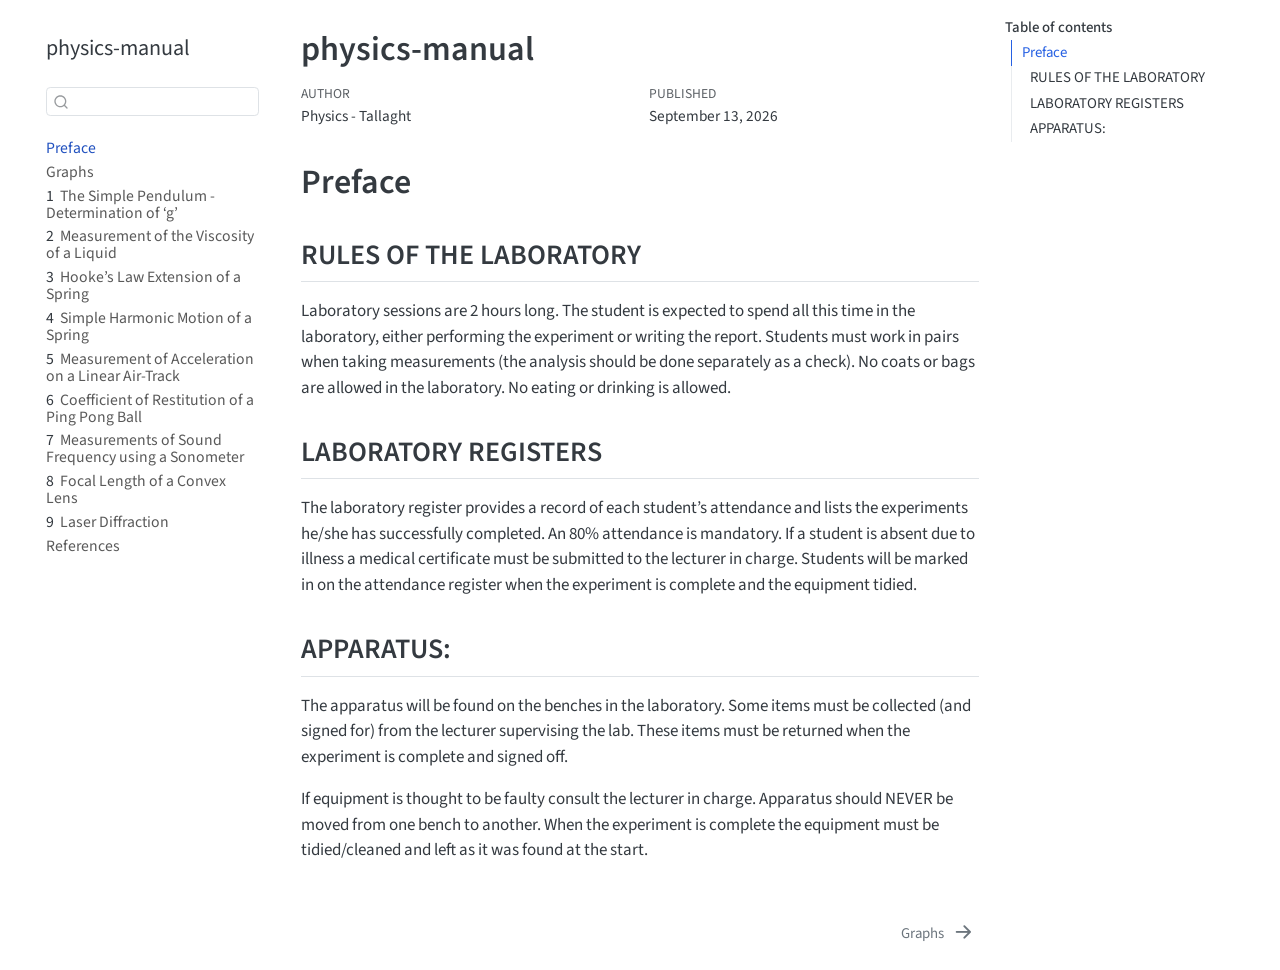
<file: _book/index.html>
<!DOCTYPE html>
<html xmlns="http://www.w3.org/1999/xhtml" lang="en" xml:lang="en"><head>

<meta charset="utf-8">
<meta name="generator" content="quarto-1.10.18">

<meta name="viewport" content="width=device-width, initial-scale=1.0, user-scalable=yes">

<meta name="author" content="Physics - Tallaght">
<meta name="dcterms.date" content="2026-09-13">

<title>physics-manual</title>
<style>
/* Default styles provided by pandoc.
** See https://pandoc.org/MANUAL.html#variables-for-html for config info.
*/
span.smallcaps{font-variant: small-caps;}
div.columns{display: flex; gap: 1.5em;}
div.column{flex: auto;}
@media screen {
div.columns{gap: min(4vw, 1.5em);}
div.column{overflow-x: auto;}
}
div.hanging-indent{margin-left: 1.5em; text-indent: -1.5em;}
ul.task-list{list-style: none;}
ul.task-list li input[type="checkbox"] {
  width: 0.8em;
  margin: 0 0.8em 0.2em -1em; /* quarto-specific, see https://github.com/quarto-dev/quarto-cli/issues/4556 */ 
  vertical-align: middle;
}
</style>


<script src="site_libs/quarto-nav/quarto-nav.js"></script>
<script src="site_libs/quarto-nav/headroom.min.js"></script>
<script src="site_libs/clipboard/clipboard.min.js"></script>
<script src="site_libs/quarto-search/autocomplete.umd.js"></script>
<script src="site_libs/quarto-search/fuse.min.js"></script>
<script src="site_libs/quarto-search/quarto-search.js"></script>
<meta name="quarto:offset" content="./">
<link href="./graphs.html" rel="next">
<link href="./logo.jpg" rel="icon" type="image/jpeg">
<script src="site_libs/quarto-html/quarto.js" type="module"></script>
<script src="site_libs/quarto-html/tabsets/tabsets.js" type="module"></script>
<script src="site_libs/quarto-html/popper.min.js"></script>
<script src="site_libs/quarto-html/tippy.umd.min.js"></script>
<script src="site_libs/quarto-html/anchor.min.js"></script>
<link href="site_libs/quarto-html/tippy.css" rel="stylesheet">
<link href="site_libs/quarto-html/quarto-syntax-highlighting-64a204ab8560d761af7679ceaba22944.css" rel="stylesheet" id="quarto-text-highlighting-styles">
<script src="site_libs/bootstrap/bootstrap.min.js"></script>
<link href="site_libs/bootstrap/bootstrap-icons.css" rel="stylesheet">
<link href="site_libs/bootstrap/bootstrap-631496449bf32ff9b0bb69a6bfd9195d.min.css" rel="stylesheet" append-hash="true" id="quarto-bootstrap" data-mode="light">
<script id="quarto-search-options" type="application/json">{
  "location": "sidebar",
  "copy-button": false,
  "collapse-after": 3,
  "panel-placement": "start",
  "type": "textbox",
  "limit": 50,
  "keyboard-shortcut": [
    "f",
    "/",
    "s"
  ],
  "show-item-context": false,
  "language": {
    "search-no-results-text": "No results",
    "search-matching-documents-text": "matching documents",
    "search-copy-link-title": "Copy link to search",
    "search-hide-matches-text": "Hide additional matches",
    "search-more-match-text": "more match in this document",
    "search-more-matches-text": "more matches in this document",
    "search-clear-button-title": "Clear",
    "search-text-placeholder": "",
    "search-detached-cancel-button-title": "Cancel",
    "search-submit-button-title": "Submit",
    "search-label": "Search"
  }
}</script>


</head>

<body class="nav-sidebar floating quarto-light">

<div id="quarto-search-results"></div>
  <header id="quarto-header" class="headroom fixed-top">
  <nav class="quarto-secondary-nav">
    <div class="container-fluid d-flex">
      <button type="button" class="quarto-btn-toggle btn" data-bs-toggle="collapse" role="button" data-bs-target=".quarto-sidebar-collapse-item" aria-controls="quarto-sidebar" aria-expanded="false" aria-label="Toggle sidebar navigation" onclick="if (window.quartoToggleHeadroom) { window.quartoToggleHeadroom(); }">
        <i class="bi bi-layout-text-sidebar-reverse"></i>
      </button>
        <nav class="quarto-page-breadcrumbs" aria-label="breadcrumb"><ol class="breadcrumb"><li class="breadcrumb-item"><a href="./index.html">Preface</a></li></ol></nav>
        <a class="flex-grow-1" role="navigation" data-bs-toggle="collapse" data-bs-target=".quarto-sidebar-collapse-item" aria-controls="quarto-sidebar" aria-expanded="false" aria-label="Toggle sidebar navigation" onclick="if (window.quartoToggleHeadroom) { window.quartoToggleHeadroom(); }">      
        </a>
      <button type="button" class="btn quarto-search-button" aria-label="Search" onclick="window.quartoOpenSearch();">
        <i class="bi bi-search"></i>
      </button>
    </div>
  </nav>
</header>
<!-- content -->
<div id="quarto-content" class="quarto-container page-columns page-rows-contents page-layout-article">
<!-- sidebar -->
  <nav id="quarto-sidebar" class="sidebar collapse collapse-horizontal quarto-sidebar-collapse-item sidebar-navigation floating overflow-auto">
    <div class="pt-lg-2 mt-2 text-left sidebar-header">
    <div class="sidebar-title mb-0 py-0">
      <a href="./">physics-manual</a> 
    </div>
      </div>
        <div class="mt-2 flex-shrink-0 align-items-center">
        <div class="sidebar-search">
        <div id="quarto-search" class="" title="Search"></div>
        </div>
        </div>
    <div class="sidebar-menu-container"> 
    <ul class="list-unstyled mt-1">
        <li class="sidebar-item">
  <div class="sidebar-item-container"> 
  <a href="./index.html" class="sidebar-item-text sidebar-link active">
 <span class="menu-text">Preface</span></a>
  </div>
</li>
        <li class="sidebar-item">
  <div class="sidebar-item-container"> 
  <a href="./graphs.html" class="sidebar-item-text sidebar-link">
 <span class="menu-text">Graphs</span></a>
  </div>
</li>
        <li class="sidebar-item">
  <div class="sidebar-item-container"> 
  <a href="./pendulum.html" class="sidebar-item-text sidebar-link">
 <span class="menu-text"><span class="chapter-number">1</span>&nbsp; <span class="chapter-title">The Simple Pendulum - Determination of ‘g’</span></span></a>
  </div>
</li>
        <li class="sidebar-item">
  <div class="sidebar-item-container"> 
  <a href="./viscosity.html" class="sidebar-item-text sidebar-link">
 <span class="menu-text"><span class="chapter-number">2</span>&nbsp; <span class="chapter-title">Measurement of the Viscosity of a Liquid</span></span></a>
  </div>
</li>
        <li class="sidebar-item">
  <div class="sidebar-item-container"> 
  <a href="./hookes.html" class="sidebar-item-text sidebar-link">
 <span class="menu-text"><span class="chapter-number">3</span>&nbsp; <span class="chapter-title">Hooke’s Law Extension of a Spring</span></span></a>
  </div>
</li>
        <li class="sidebar-item">
  <div class="sidebar-item-container"> 
  <a href="./shm.html" class="sidebar-item-text sidebar-link">
 <span class="menu-text"><span class="chapter-number">4</span>&nbsp; <span class="chapter-title">Simple Harmonic Motion of a Spring</span></span></a>
  </div>
</li>
        <li class="sidebar-item">
  <div class="sidebar-item-container"> 
  <a href="./air-track.html" class="sidebar-item-text sidebar-link">
 <span class="menu-text"><span class="chapter-number">5</span>&nbsp; <span class="chapter-title">Measurement of Acceleration on a Linear Air-Track</span></span></a>
  </div>
</li>
        <li class="sidebar-item">
  <div class="sidebar-item-container"> 
  <a href="./cor.html" class="sidebar-item-text sidebar-link">
 <span class="menu-text"><span class="chapter-number">6</span>&nbsp; <span class="chapter-title">Coefficient of Restitution of a Ping Pong Ball</span></span></a>
  </div>
</li>
        <li class="sidebar-item">
  <div class="sidebar-item-container"> 
  <a href="./sonometer.html" class="sidebar-item-text sidebar-link">
 <span class="menu-text"><span class="chapter-number">7</span>&nbsp; <span class="chapter-title">Measurements of Sound Frequency using a Sonometer</span></span></a>
  </div>
</li>
        <li class="sidebar-item">
  <div class="sidebar-item-container"> 
  <a href="./lens.html" class="sidebar-item-text sidebar-link">
 <span class="menu-text"><span class="chapter-number">8</span>&nbsp; <span class="chapter-title">Focal Length of a Convex Lens</span></span></a>
  </div>
</li>
        <li class="sidebar-item">
  <div class="sidebar-item-container"> 
  <a href="./laser.html" class="sidebar-item-text sidebar-link">
 <span class="menu-text"><span class="chapter-number">9</span>&nbsp; <span class="chapter-title">Laser Diffraction</span></span></a>
  </div>
</li>
        <li class="sidebar-item">
  <div class="sidebar-item-container"> 
  <a href="./references.html" class="sidebar-item-text sidebar-link">
 <span class="menu-text">References</span></a>
  </div>
</li>
    </ul>
    </div>
</nav>
<div id="quarto-sidebar-glass" class="quarto-sidebar-collapse-item" data-bs-toggle="collapse" data-bs-target=".quarto-sidebar-collapse-item"></div>
<!-- margin-sidebar -->
    <div id="quarto-margin-sidebar" class="sidebar margin-sidebar">
        <nav id="TOC" role="doc-toc" class="toc-active">
    <h2 id="toc-title">Table of contents</h2>
   
  <ul>
  <li><a href="#preface" id="toc-preface" class="nav-link active" data-scroll-target="#preface">Preface</a>
  <ul class="collapse">
  <li><a href="#rules-of-the-laboratory" id="toc-rules-of-the-laboratory" class="nav-link" data-scroll-target="#rules-of-the-laboratory">RULES OF THE LABORATORY</a></li>
  <li><a href="#laboratory-registers" id="toc-laboratory-registers" class="nav-link" data-scroll-target="#laboratory-registers">LABORATORY REGISTERS</a></li>
  <li><a href="#apparatus" id="toc-apparatus" class="nav-link" data-scroll-target="#apparatus">APPARATUS:</a></li>
  </ul></li>
  </ul>
</nav>
    </div>
<!-- main -->
<main class="content" id="quarto-document-content">

<header id="title-block-header" class="quarto-title-block default">
<div class="quarto-title">
<h1 class="title">physics-manual</h1>
</div>



<div class="quarto-title-meta">

    <div>
    <div class="quarto-title-meta-heading">Author</div>
    <div class="quarto-title-meta-contents">
             <p>Physics - Tallaght </p>
          </div>
  </div>
    
    <div>
    <div class="quarto-title-meta-heading">Published</div>
    <div class="quarto-title-meta-contents">
      <p class="date">September 13, 2026</p>
    </div>
  </div>
  
    
  </div>
  


</header>


<section id="preface" class="level1 unnumbered">
<h1 class="unnumbered">Preface</h1>
<section id="rules-of-the-laboratory" class="level2">
<h2 class="anchored" data-anchor-id="rules-of-the-laboratory">RULES OF THE LABORATORY</h2>
<p>Laboratory sessions are 2 hours long. The student is expected to spend all this time in the laboratory, either performing the experiment or writing the report. Students must work in pairs when taking measurements (the analysis should be done separately as a check). No coats or bags are allowed in the laboratory. No eating or drinking is allowed.</p>
</section>
<section id="laboratory-registers" class="level2">
<h2 class="anchored" data-anchor-id="laboratory-registers">LABORATORY REGISTERS</h2>
<p>The laboratory register provides a record of each student’s attendance and lists the experiments he/she has successfully completed. An 80% attendance is mandatory. If a student is absent due to illness a medical certificate must be submitted to the lecturer in charge. Students will be marked in on the attendance register when the experiment is complete and the equipment tidied.</p>
</section>
<section id="apparatus" class="level2">
<h2 class="anchored" data-anchor-id="apparatus">APPARATUS:</h2>
<p>The apparatus will be found on the benches in the laboratory. Some items must be collected (and signed for) from the lecturer supervising the lab. These items must be returned when the experiment is complete and signed off.</p>
<p>If equipment is thought to be faulty consult the lecturer in charge. Apparatus should NEVER be moved from one bench to another. When the experiment is complete the equipment must be tidied/cleaned and left as it was found at the start.</p>


</section>
</section>

</main> <!-- /main -->
<script id="quarto-html-after-body" type="application/javascript">
  window.document.addEventListener("DOMContentLoaded", function (event) {
    const icon = "";
    const anchorJS = new window.AnchorJS();
    anchorJS.options = {
      placement: 'right',
      icon: icon
    };
    anchorJS.add('.anchored');
    const isCodeAnnotation = (el) => {
      for (const clz of el.classList) {
        if (clz.startsWith('code-annotation-')) {                     
          return true;
        }
      }
      return false;
    }
    const onCopySuccess = function(e) {
      // button target
      const button = e.trigger;
      // don't keep focus
      button.blur();
      // flash "checked"
      button.classList.add('code-copy-button-checked');
      var currentTitle = button.getAttribute("title");
      button.setAttribute("title", "Copied!");
      let tooltip;
      if (window.bootstrap) {
        button.setAttribute("data-bs-toggle", "tooltip");
        button.setAttribute("data-bs-placement", "left");
        button.setAttribute("data-bs-title", "Copied!");
        tooltip = new bootstrap.Tooltip(button, 
          { trigger: "manual", 
            customClass: "code-copy-button-tooltip",
            offset: [0, -8]});
        tooltip.show();    
      }
      setTimeout(function() {
        if (tooltip) {
          tooltip.hide();
          button.removeAttribute("data-bs-title");
          button.removeAttribute("data-bs-toggle");
          button.removeAttribute("data-bs-placement");
        }
        button.setAttribute("title", currentTitle);
        button.classList.remove('code-copy-button-checked');
      }, 1000);
      // clear code selection
      e.clearSelection();
    }
    const getTextToCopy = function(trigger) {
      const outerScaffold = trigger.parentElement.cloneNode(true);
      const codeEl = outerScaffold.querySelector('code');
      for (const childEl of codeEl.children) {
        if (isCodeAnnotation(childEl)) {
          childEl.remove();
        }
      }
      return codeEl.innerText;
    }
    const clipboard = new window.ClipboardJS('.code-copy-button:not([data-in-quarto-modal])', {
      text: getTextToCopy
    });
    clipboard.on('success', onCopySuccess);
    if (window.document.getElementById('quarto-embedded-source-code-modal')) {
      const clipboardModal = new window.ClipboardJS('.code-copy-button[data-in-quarto-modal]', {
        text: getTextToCopy,
        container: window.document.getElementById('quarto-embedded-source-code-modal')
      });
      clipboardModal.on('success', onCopySuccess);
    }
      var localhostRegex = new RegExp(/^(?:http|https):\/\/localhost\:?[0-9]*\//);
      var mailtoRegex = new RegExp(/^mailto:/);
        var filterRegex = new RegExp('/' + window.location.host + '/');
      var isInternal = (href) => {
          return filterRegex.test(href) || localhostRegex.test(href) || mailtoRegex.test(href);
      }
      // Inspect non-navigation links and adorn them if external
     var links = window.document.querySelectorAll('a[href]:not(.nav-link):not(.navbar-brand):not(.toc-action):not(.sidebar-link):not(.sidebar-item-toggle):not(.pagination-link):not(.no-external):not([aria-hidden]):not(.dropdown-item):not(.quarto-navigation-tool):not(.about-link)');
      for (var i=0; i<links.length; i++) {
        const link = links[i];
        if (!isInternal(link.href)) {
          // undo the damage that might have been done by quarto-nav.js in the case of
          // links that we want to consider external
          if (link.dataset.originalHref !== undefined) {
            link.href = link.dataset.originalHref;
          }
        }
      }
    function tippyHover(el, contentFn, onTriggerFn, onUntriggerFn) {
      const config = {
        allowHTML: true,
        maxWidth: 500,
        delay: 100,
        arrow: false,
        appendTo: function(el) {
            return el.parentElement;
        },
        interactive: true,
        interactiveBorder: 10,
        theme: 'quarto',
        placement: 'bottom-start',
      };
      if (contentFn) {
        config.content = contentFn;
      }
      if (onTriggerFn) {
        config.onTrigger = onTriggerFn;
      }
      if (onUntriggerFn) {
        config.onUntrigger = onUntriggerFn;
      }
      window.tippy(el, config); 
    }
    const noterefs = window.document.querySelectorAll('a[role="doc-noteref"]');
    for (var i=0; i<noterefs.length; i++) {
      const ref = noterefs[i];
      tippyHover(ref, function() {
        // use id or data attribute instead here
        let href = ref.getAttribute('data-footnote-href') || ref.getAttribute('href');
        try { href = new URL(href).hash; } catch {}
        const id = href.replace(/^#\/?/, "");
        const note = window.document.getElementById(id);
        if (note) {
          return note.innerHTML;
        } else {
          return "";
        }
      });
    }
    const xrefs = window.document.querySelectorAll('a.quarto-xref');
    const processXRef = (id, note) => {
      // Strip column container classes
      const stripColumnClz = (el) => {
        el.classList.remove("page-full", "page-columns");
        if (el.children) {
          for (const child of el.children) {
            stripColumnClz(child);
          }
        }
      }
      stripColumnClz(note)
      if (id === null || id.startsWith('sec-')) {
        // Special case sections, only their first couple elements
        const container = document.createElement("div");
        if (note.children && note.children.length > 2) {
          container.appendChild(note.children[0].cloneNode(true));
          for (let i = 1; i < note.children.length; i++) {
            const child = note.children[i];
            if (child.tagName === "P" && child.innerText === "") {
              continue;
            } else {
              container.appendChild(child.cloneNode(true));
              break;
            }
          }
          if (window.Quarto?.typesetMath) {
            window.Quarto.typesetMath(container);
          }
          return container.innerHTML
        } else {
          if (window.Quarto?.typesetMath) {
            window.Quarto.typesetMath(note);
          }
          return note.innerHTML;
        }
      } else {
        // Remove any anchor links if they are present
        const anchorLink = note.querySelector('a.anchorjs-link');
        if (anchorLink) {
          anchorLink.remove();
        }
        if (window.Quarto?.typesetMath) {
          window.Quarto.typesetMath(note);
        }
        if (note.classList.contains("callout")) {
          return note.outerHTML;
        } else {
          return note.innerHTML;
        }
      }
    }
    for (var i=0; i<xrefs.length; i++) {
      const xref = xrefs[i];
      tippyHover(xref, undefined, function(instance) {
        instance.disable();
        let url = xref.getAttribute('href');
        let hash = undefined; 
        if (url.startsWith('#')) {
          hash = url;
        } else {
          try { hash = new URL(url).hash; } catch {}
        }
        if (hash) {
          const id = hash.replace(/^#\/?/, "");
          const note = window.document.getElementById(id);
          if (note !== null) {
            try {
              const html = processXRef(id, note.cloneNode(true));
              instance.setContent(html);
            } finally {
              instance.enable();
              instance.show();
            }
          } else {
            // See if we can fetch this
            fetch(url.split('#')[0])
            .then(res => res.text())
            .then(html => {
              const parser = new DOMParser();
              const htmlDoc = parser.parseFromString(html, "text/html");
              const note = htmlDoc.getElementById(id);
              if (note !== null) {
                const html = processXRef(id, note);
                instance.setContent(html);
              } 
            }).finally(() => {
              instance.enable();
              instance.show();
            });
          }
        } else {
          // See if we can fetch a full url (with no hash to target)
          // This is a special case and we should probably do some content thinning / targeting
          fetch(url)
          .then(res => res.text())
          .then(html => {
            const parser = new DOMParser();
            const htmlDoc = parser.parseFromString(html, "text/html");
            const note = htmlDoc.querySelector('main.content');
            if (note !== null) {
              // This should only happen for chapter cross references
              // (since there is no id in the URL)
              // remove the first header
              if (note.children.length > 0 && note.children[0].tagName === "HEADER") {
                note.children[0].remove();
              }
              const html = processXRef(null, note);
              instance.setContent(html);
            } 
          }).finally(() => {
            instance.enable();
            instance.show();
          });
        }
      }, function(instance) {
      });
    }
        let selectedAnnoteEl;
        const selectorForAnnotation = ( cell, annotation) => {
          let cellAttr = 'data-code-cell="' + cell + '"';
          let lineAttr = 'data-code-annotation="' +  annotation + '"';
          const selector = 'span[' + cellAttr + '][' + lineAttr + ']';
          return selector;
        }
        const selectCodeLines = (annoteEl) => {
          const doc = window.document;
          const targetCell = annoteEl.getAttribute("data-target-cell");
          const targetAnnotation = annoteEl.getAttribute("data-target-annotation");
          const annoteSpan = window.document.querySelector(selectorForAnnotation(targetCell, targetAnnotation));
          const lines = annoteSpan.getAttribute("data-code-lines").split(",");
          const lineIds = lines.map((line) => {
            return targetCell + "-" + line;
          })
          let top = null;
          let height = null;
          let parent = null;
          if (lineIds.length > 0) {
              //compute the position of the single el (top and bottom and make a div)
              const el = window.document.getElementById(lineIds[0]);
              top = el.offsetTop;
              height = el.offsetHeight;
              parent = el.parentElement.parentElement;
            if (lineIds.length > 1) {
              const lastEl = window.document.getElementById(lineIds[lineIds.length - 1]);
              const bottom = lastEl.offsetTop + lastEl.offsetHeight;
              height = bottom - top;
            }
            if (top !== null && height !== null && parent !== null) {
              // cook up a div (if necessary) and position it 
              let div = window.document.getElementById("code-annotation-line-highlight");
              if (div === null) {
                div = window.document.createElement("div");
                div.setAttribute("id", "code-annotation-line-highlight");
                div.style.position = 'absolute';
                parent.appendChild(div);
              }
              div.style.top = top - 2 + "px";
              div.style.height = height + 4 + "px";
              div.style.left = 0;
              let gutterDiv = window.document.getElementById("code-annotation-line-highlight-gutter");
              if (gutterDiv === null) {
                gutterDiv = window.document.createElement("div");
                gutterDiv.setAttribute("id", "code-annotation-line-highlight-gutter");
                gutterDiv.style.position = 'absolute';
                const codeCell = window.document.getElementById(targetCell);
                const gutter = codeCell.querySelector('.code-annotation-gutter');
                gutter.appendChild(gutterDiv);
              }
              gutterDiv.style.top = top - 2 + "px";
              gutterDiv.style.height = height + 4 + "px";
            }
            selectedAnnoteEl = annoteEl;
          }
        };
        const unselectCodeLines = () => {
          const elementsIds = ["code-annotation-line-highlight", "code-annotation-line-highlight-gutter"];
          elementsIds.forEach((elId) => {
            const div = window.document.getElementById(elId);
            if (div) {
              div.remove();
            }
          });
          selectedAnnoteEl = undefined;
        };
          // Handle positioning of the toggle
      window.addEventListener(
        "resize",
        throttle(() => {
          elRect = undefined;
          if (selectedAnnoteEl) {
            selectCodeLines(selectedAnnoteEl);
          }
        }, 10)
      );
      function throttle(fn, ms) {
      let throttle = false;
      let timer;
        return (...args) => {
          if(!throttle) { // first call gets through
              fn.apply(this, args);
              throttle = true;
          } else { // all the others get throttled
              if(timer) clearTimeout(timer); // cancel #2
              timer = setTimeout(() => {
                fn.apply(this, args);
                timer = throttle = false;
              }, ms);
          }
        };
      }
        // Attach click handler to the DT
        const annoteDls = window.document.querySelectorAll('dt[data-target-cell]');
        for (const annoteDlNode of annoteDls) {
          annoteDlNode.addEventListener('click', (event) => {
            const clickedEl = event.target;
            if (clickedEl !== selectedAnnoteEl) {
              unselectCodeLines();
              const activeEl = window.document.querySelector('dt[data-target-cell].code-annotation-active');
              if (activeEl) {
                activeEl.classList.remove('code-annotation-active');
              }
              selectCodeLines(clickedEl);
              clickedEl.classList.add('code-annotation-active');
            } else {
              // Unselect the line
              unselectCodeLines();
              clickedEl.classList.remove('code-annotation-active');
            }
          });
        }
    const findCites = (el) => {
      const parentEl = el.parentElement;
      if (parentEl) {
        const cites = parentEl.dataset.cites;
        if (cites) {
          return {
            el,
            cites: cites.split(' ')
          };
        } else {
          return findCites(el.parentElement)
        }
      } else {
        return undefined;
      }
    };
    var bibliorefs = window.document.querySelectorAll('a[role="doc-biblioref"]');
    for (var i=0; i<bibliorefs.length; i++) {
      const ref = bibliorefs[i];
      const citeInfo = findCites(ref);
      if (citeInfo) {
        tippyHover(citeInfo.el, function() {
          var popup = window.document.createElement('div');
          citeInfo.cites.forEach(function(cite) {
            var citeDiv = window.document.createElement('div');
            citeDiv.classList.add('hanging-indent');
            citeDiv.classList.add('csl-entry');
            var biblioDiv = window.document.getElementById('ref-' + cite);
            if (biblioDiv) {
              citeDiv.innerHTML = biblioDiv.innerHTML;
            }
            popup.appendChild(citeDiv);
          });
          return popup.innerHTML;
        });
      }
    }
  });
  </script>
<nav class="page-navigation">
  <div class="nav-page nav-page-previous">
  </div>
  <div class="nav-page nav-page-next">
      <a href="./graphs.html" class="pagination-link" aria-label="Graphs">
        <span class="nav-page-text">Graphs</span> <i class="bi bi-arrow-right-short"></i>
      </a>
  </div>
</nav>
</div> <!-- /content -->




</body></html>
</file>
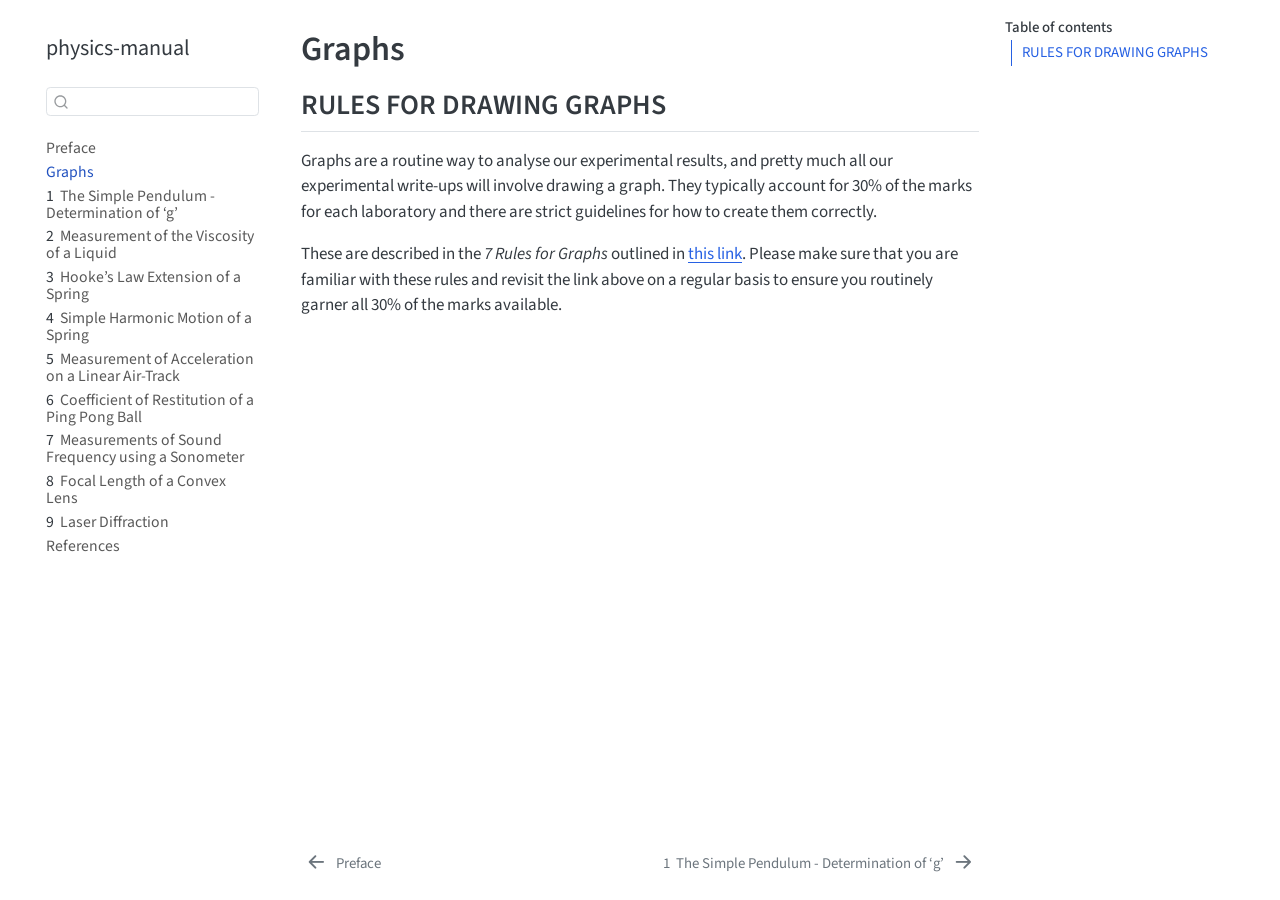
<file: _book/graphs.html>
<!DOCTYPE html>
<html xmlns="http://www.w3.org/1999/xhtml" lang="en" xml:lang="en"><head>

<meta charset="utf-8">
<meta name="generator" content="quarto-1.10.18">

<meta name="viewport" content="width=device-width, initial-scale=1.0, user-scalable=yes">


<title>Graphs – physics-manual</title>
<style>
/* Default styles provided by pandoc.
** See https://pandoc.org/MANUAL.html#variables-for-html for config info.
*/
span.smallcaps{font-variant: small-caps;}
div.columns{display: flex; gap: 1.5em;}
div.column{flex: auto;}
@media screen {
div.columns{gap: min(4vw, 1.5em);}
div.column{overflow-x: auto;}
}
div.hanging-indent{margin-left: 1.5em; text-indent: -1.5em;}
ul.task-list{list-style: none;}
ul.task-list li input[type="checkbox"] {
  width: 0.8em;
  margin: 0 0.8em 0.2em -1em; /* quarto-specific, see https://github.com/quarto-dev/quarto-cli/issues/4556 */ 
  vertical-align: middle;
}
</style>


<script src="site_libs/quarto-nav/quarto-nav.js"></script>
<script src="site_libs/quarto-nav/headroom.min.js"></script>
<script src="site_libs/clipboard/clipboard.min.js"></script>
<script src="site_libs/quarto-search/autocomplete.umd.js"></script>
<script src="site_libs/quarto-search/fuse.min.js"></script>
<script src="site_libs/quarto-search/quarto-search.js"></script>
<meta name="quarto:offset" content="./">
<link href="./pendulum.html" rel="next">
<link href="./index.html" rel="prev">
<link href="./logo.jpg" rel="icon" type="image/jpeg">
<script src="site_libs/quarto-html/quarto.js" type="module"></script>
<script src="site_libs/quarto-html/tabsets/tabsets.js" type="module"></script>
<script src="site_libs/quarto-html/popper.min.js"></script>
<script src="site_libs/quarto-html/tippy.umd.min.js"></script>
<script src="site_libs/quarto-html/anchor.min.js"></script>
<link href="site_libs/quarto-html/tippy.css" rel="stylesheet">
<link href="site_libs/quarto-html/quarto-syntax-highlighting-64a204ab8560d761af7679ceaba22944.css" rel="stylesheet" id="quarto-text-highlighting-styles">
<script src="site_libs/bootstrap/bootstrap.min.js"></script>
<link href="site_libs/bootstrap/bootstrap-icons.css" rel="stylesheet">
<link href="site_libs/bootstrap/bootstrap-631496449bf32ff9b0bb69a6bfd9195d.min.css" rel="stylesheet" append-hash="true" id="quarto-bootstrap" data-mode="light">
<script id="quarto-search-options" type="application/json">{
  "location": "sidebar",
  "copy-button": false,
  "collapse-after": 3,
  "panel-placement": "start",
  "type": "textbox",
  "limit": 50,
  "keyboard-shortcut": [
    "f",
    "/",
    "s"
  ],
  "show-item-context": false,
  "language": {
    "search-no-results-text": "No results",
    "search-matching-documents-text": "matching documents",
    "search-copy-link-title": "Copy link to search",
    "search-hide-matches-text": "Hide additional matches",
    "search-more-match-text": "more match in this document",
    "search-more-matches-text": "more matches in this document",
    "search-clear-button-title": "Clear",
    "search-text-placeholder": "",
    "search-detached-cancel-button-title": "Cancel",
    "search-submit-button-title": "Submit",
    "search-label": "Search"
  }
}</script>


</head>

<body class="nav-sidebar floating quarto-light">

<div id="quarto-search-results"></div>
  <header id="quarto-header" class="headroom fixed-top">
  <nav class="quarto-secondary-nav">
    <div class="container-fluid d-flex">
      <button type="button" class="quarto-btn-toggle btn" data-bs-toggle="collapse" role="button" data-bs-target=".quarto-sidebar-collapse-item" aria-controls="quarto-sidebar" aria-expanded="false" aria-label="Toggle sidebar navigation" onclick="if (window.quartoToggleHeadroom) { window.quartoToggleHeadroom(); }">
        <i class="bi bi-layout-text-sidebar-reverse"></i>
      </button>
        <nav class="quarto-page-breadcrumbs" aria-label="breadcrumb"><ol class="breadcrumb"><li class="breadcrumb-item"><a href="./graphs.html">Graphs</a></li></ol></nav>
        <a class="flex-grow-1" role="navigation" data-bs-toggle="collapse" data-bs-target=".quarto-sidebar-collapse-item" aria-controls="quarto-sidebar" aria-expanded="false" aria-label="Toggle sidebar navigation" onclick="if (window.quartoToggleHeadroom) { window.quartoToggleHeadroom(); }">      
        </a>
      <button type="button" class="btn quarto-search-button" aria-label="Search" onclick="window.quartoOpenSearch();">
        <i class="bi bi-search"></i>
      </button>
    </div>
  </nav>
</header>
<!-- content -->
<div id="quarto-content" class="quarto-container page-columns page-rows-contents page-layout-article">
<!-- sidebar -->
  <nav id="quarto-sidebar" class="sidebar collapse collapse-horizontal quarto-sidebar-collapse-item sidebar-navigation floating overflow-auto">
    <div class="pt-lg-2 mt-2 text-left sidebar-header">
    <div class="sidebar-title mb-0 py-0">
      <a href="./">physics-manual</a> 
    </div>
      </div>
        <div class="mt-2 flex-shrink-0 align-items-center">
        <div class="sidebar-search">
        <div id="quarto-search" class="" title="Search"></div>
        </div>
        </div>
    <div class="sidebar-menu-container"> 
    <ul class="list-unstyled mt-1">
        <li class="sidebar-item">
  <div class="sidebar-item-container"> 
  <a href="./index.html" class="sidebar-item-text sidebar-link">
 <span class="menu-text">Preface</span></a>
  </div>
</li>
        <li class="sidebar-item">
  <div class="sidebar-item-container"> 
  <a href="./graphs.html" class="sidebar-item-text sidebar-link active">
 <span class="menu-text">Graphs</span></a>
  </div>
</li>
        <li class="sidebar-item">
  <div class="sidebar-item-container"> 
  <a href="./pendulum.html" class="sidebar-item-text sidebar-link">
 <span class="menu-text"><span class="chapter-number">1</span>&nbsp; <span class="chapter-title">The Simple Pendulum - Determination of ‘g’</span></span></a>
  </div>
</li>
        <li class="sidebar-item">
  <div class="sidebar-item-container"> 
  <a href="./viscosity.html" class="sidebar-item-text sidebar-link">
 <span class="menu-text"><span class="chapter-number">2</span>&nbsp; <span class="chapter-title">Measurement of the Viscosity of a Liquid</span></span></a>
  </div>
</li>
        <li class="sidebar-item">
  <div class="sidebar-item-container"> 
  <a href="./hookes.html" class="sidebar-item-text sidebar-link">
 <span class="menu-text"><span class="chapter-number">3</span>&nbsp; <span class="chapter-title">Hooke’s Law Extension of a Spring</span></span></a>
  </div>
</li>
        <li class="sidebar-item">
  <div class="sidebar-item-container"> 
  <a href="./shm.html" class="sidebar-item-text sidebar-link">
 <span class="menu-text"><span class="chapter-number">4</span>&nbsp; <span class="chapter-title">Simple Harmonic Motion of a Spring</span></span></a>
  </div>
</li>
        <li class="sidebar-item">
  <div class="sidebar-item-container"> 
  <a href="./air-track.html" class="sidebar-item-text sidebar-link">
 <span class="menu-text"><span class="chapter-number">5</span>&nbsp; <span class="chapter-title">Measurement of Acceleration on a Linear Air-Track</span></span></a>
  </div>
</li>
        <li class="sidebar-item">
  <div class="sidebar-item-container"> 
  <a href="./cor.html" class="sidebar-item-text sidebar-link">
 <span class="menu-text"><span class="chapter-number">6</span>&nbsp; <span class="chapter-title">Coefficient of Restitution of a Ping Pong Ball</span></span></a>
  </div>
</li>
        <li class="sidebar-item">
  <div class="sidebar-item-container"> 
  <a href="./sonometer.html" class="sidebar-item-text sidebar-link">
 <span class="menu-text"><span class="chapter-number">7</span>&nbsp; <span class="chapter-title">Measurements of Sound Frequency using a Sonometer</span></span></a>
  </div>
</li>
        <li class="sidebar-item">
  <div class="sidebar-item-container"> 
  <a href="./lens.html" class="sidebar-item-text sidebar-link">
 <span class="menu-text"><span class="chapter-number">8</span>&nbsp; <span class="chapter-title">Focal Length of a Convex Lens</span></span></a>
  </div>
</li>
        <li class="sidebar-item">
  <div class="sidebar-item-container"> 
  <a href="./laser.html" class="sidebar-item-text sidebar-link">
 <span class="menu-text"><span class="chapter-number">9</span>&nbsp; <span class="chapter-title">Laser Diffraction</span></span></a>
  </div>
</li>
        <li class="sidebar-item">
  <div class="sidebar-item-container"> 
  <a href="./references.html" class="sidebar-item-text sidebar-link">
 <span class="menu-text">References</span></a>
  </div>
</li>
    </ul>
    </div>
</nav>
<div id="quarto-sidebar-glass" class="quarto-sidebar-collapse-item" data-bs-toggle="collapse" data-bs-target=".quarto-sidebar-collapse-item"></div>
<!-- margin-sidebar -->
    <div id="quarto-margin-sidebar" class="sidebar margin-sidebar">
        <nav id="TOC" role="doc-toc" class="toc-active">
    <h2 id="toc-title">Table of contents</h2>
   
  <ul>
  <li><a href="#rules-for-drawing-graphs" id="toc-rules-for-drawing-graphs" class="nav-link active" data-scroll-target="#rules-for-drawing-graphs">RULES FOR DRAWING GRAPHS</a></li>
  </ul>
</nav>
    </div>
<!-- main -->
<main class="content" id="quarto-document-content">

<header id="title-block-header" class="quarto-title-block default">
<div class="quarto-title">
<h1 class="title">Graphs</h1>
</div>



<div class="quarto-title-meta">

    
  
    
  </div>
  


</header>


<section id="rules-for-drawing-graphs" class="level2">
<h2 class="anchored" data-anchor-id="rules-for-drawing-graphs">RULES FOR DRAWING GRAPHS</h2>
<p>Graphs are a routine way to analyse our experimental results, and pretty much all our experimental write-ups will involve drawing a graph. They typically account for 30% of the marks for each laboratory and there are strict guidelines for how to create them correctly.</p>
<p>These are described in the <em>7 Rules for Graphs</em> outlined in <a href="https://tud.netlify.app/graph-rules" target="_blank">this link</a>. Please make sure that you are familiar with these rules and revisit the link above on a regular basis to ensure you routinely garner all 30% of the marks available.</p>


</section>

</main> <!-- /main -->
<script id="quarto-html-after-body" type="application/javascript">
  window.document.addEventListener("DOMContentLoaded", function (event) {
    const icon = "";
    const anchorJS = new window.AnchorJS();
    anchorJS.options = {
      placement: 'right',
      icon: icon
    };
    anchorJS.add('.anchored');
    const isCodeAnnotation = (el) => {
      for (const clz of el.classList) {
        if (clz.startsWith('code-annotation-')) {                     
          return true;
        }
      }
      return false;
    }
    const onCopySuccess = function(e) {
      // button target
      const button = e.trigger;
      // don't keep focus
      button.blur();
      // flash "checked"
      button.classList.add('code-copy-button-checked');
      var currentTitle = button.getAttribute("title");
      button.setAttribute("title", "Copied!");
      let tooltip;
      if (window.bootstrap) {
        button.setAttribute("data-bs-toggle", "tooltip");
        button.setAttribute("data-bs-placement", "left");
        button.setAttribute("data-bs-title", "Copied!");
        tooltip = new bootstrap.Tooltip(button, 
          { trigger: "manual", 
            customClass: "code-copy-button-tooltip",
            offset: [0, -8]});
        tooltip.show();    
      }
      setTimeout(function() {
        if (tooltip) {
          tooltip.hide();
          button.removeAttribute("data-bs-title");
          button.removeAttribute("data-bs-toggle");
          button.removeAttribute("data-bs-placement");
        }
        button.setAttribute("title", currentTitle);
        button.classList.remove('code-copy-button-checked');
      }, 1000);
      // clear code selection
      e.clearSelection();
    }
    const getTextToCopy = function(trigger) {
      const outerScaffold = trigger.parentElement.cloneNode(true);
      const codeEl = outerScaffold.querySelector('code');
      for (const childEl of codeEl.children) {
        if (isCodeAnnotation(childEl)) {
          childEl.remove();
        }
      }
      return codeEl.innerText;
    }
    const clipboard = new window.ClipboardJS('.code-copy-button:not([data-in-quarto-modal])', {
      text: getTextToCopy
    });
    clipboard.on('success', onCopySuccess);
    if (window.document.getElementById('quarto-embedded-source-code-modal')) {
      const clipboardModal = new window.ClipboardJS('.code-copy-button[data-in-quarto-modal]', {
        text: getTextToCopy,
        container: window.document.getElementById('quarto-embedded-source-code-modal')
      });
      clipboardModal.on('success', onCopySuccess);
    }
      var localhostRegex = new RegExp(/^(?:http|https):\/\/localhost\:?[0-9]*\//);
      var mailtoRegex = new RegExp(/^mailto:/);
        var filterRegex = new RegExp('/' + window.location.host + '/');
      var isInternal = (href) => {
          return filterRegex.test(href) || localhostRegex.test(href) || mailtoRegex.test(href);
      }
      // Inspect non-navigation links and adorn them if external
     var links = window.document.querySelectorAll('a[href]:not(.nav-link):not(.navbar-brand):not(.toc-action):not(.sidebar-link):not(.sidebar-item-toggle):not(.pagination-link):not(.no-external):not([aria-hidden]):not(.dropdown-item):not(.quarto-navigation-tool):not(.about-link)');
      for (var i=0; i<links.length; i++) {
        const link = links[i];
        if (!isInternal(link.href)) {
          // undo the damage that might have been done by quarto-nav.js in the case of
          // links that we want to consider external
          if (link.dataset.originalHref !== undefined) {
            link.href = link.dataset.originalHref;
          }
        }
      }
    function tippyHover(el, contentFn, onTriggerFn, onUntriggerFn) {
      const config = {
        allowHTML: true,
        maxWidth: 500,
        delay: 100,
        arrow: false,
        appendTo: function(el) {
            return el.parentElement;
        },
        interactive: true,
        interactiveBorder: 10,
        theme: 'quarto',
        placement: 'bottom-start',
      };
      if (contentFn) {
        config.content = contentFn;
      }
      if (onTriggerFn) {
        config.onTrigger = onTriggerFn;
      }
      if (onUntriggerFn) {
        config.onUntrigger = onUntriggerFn;
      }
      window.tippy(el, config); 
    }
    const noterefs = window.document.querySelectorAll('a[role="doc-noteref"]');
    for (var i=0; i<noterefs.length; i++) {
      const ref = noterefs[i];
      tippyHover(ref, function() {
        // use id or data attribute instead here
        let href = ref.getAttribute('data-footnote-href') || ref.getAttribute('href');
        try { href = new URL(href).hash; } catch {}
        const id = href.replace(/^#\/?/, "");
        const note = window.document.getElementById(id);
        if (note) {
          return note.innerHTML;
        } else {
          return "";
        }
      });
    }
    const xrefs = window.document.querySelectorAll('a.quarto-xref');
    const processXRef = (id, note) => {
      // Strip column container classes
      const stripColumnClz = (el) => {
        el.classList.remove("page-full", "page-columns");
        if (el.children) {
          for (const child of el.children) {
            stripColumnClz(child);
          }
        }
      }
      stripColumnClz(note)
      if (id === null || id.startsWith('sec-')) {
        // Special case sections, only their first couple elements
        const container = document.createElement("div");
        if (note.children && note.children.length > 2) {
          container.appendChild(note.children[0].cloneNode(true));
          for (let i = 1; i < note.children.length; i++) {
            const child = note.children[i];
            if (child.tagName === "P" && child.innerText === "") {
              continue;
            } else {
              container.appendChild(child.cloneNode(true));
              break;
            }
          }
          if (window.Quarto?.typesetMath) {
            window.Quarto.typesetMath(container);
          }
          return container.innerHTML
        } else {
          if (window.Quarto?.typesetMath) {
            window.Quarto.typesetMath(note);
          }
          return note.innerHTML;
        }
      } else {
        // Remove any anchor links if they are present
        const anchorLink = note.querySelector('a.anchorjs-link');
        if (anchorLink) {
          anchorLink.remove();
        }
        if (window.Quarto?.typesetMath) {
          window.Quarto.typesetMath(note);
        }
        if (note.classList.contains("callout")) {
          return note.outerHTML;
        } else {
          return note.innerHTML;
        }
      }
    }
    for (var i=0; i<xrefs.length; i++) {
      const xref = xrefs[i];
      tippyHover(xref, undefined, function(instance) {
        instance.disable();
        let url = xref.getAttribute('href');
        let hash = undefined; 
        if (url.startsWith('#')) {
          hash = url;
        } else {
          try { hash = new URL(url).hash; } catch {}
        }
        if (hash) {
          const id = hash.replace(/^#\/?/, "");
          const note = window.document.getElementById(id);
          if (note !== null) {
            try {
              const html = processXRef(id, note.cloneNode(true));
              instance.setContent(html);
            } finally {
              instance.enable();
              instance.show();
            }
          } else {
            // See if we can fetch this
            fetch(url.split('#')[0])
            .then(res => res.text())
            .then(html => {
              const parser = new DOMParser();
              const htmlDoc = parser.parseFromString(html, "text/html");
              const note = htmlDoc.getElementById(id);
              if (note !== null) {
                const html = processXRef(id, note);
                instance.setContent(html);
              } 
            }).finally(() => {
              instance.enable();
              instance.show();
            });
          }
        } else {
          // See if we can fetch a full url (with no hash to target)
          // This is a special case and we should probably do some content thinning / targeting
          fetch(url)
          .then(res => res.text())
          .then(html => {
            const parser = new DOMParser();
            const htmlDoc = parser.parseFromString(html, "text/html");
            const note = htmlDoc.querySelector('main.content');
            if (note !== null) {
              // This should only happen for chapter cross references
              // (since there is no id in the URL)
              // remove the first header
              if (note.children.length > 0 && note.children[0].tagName === "HEADER") {
                note.children[0].remove();
              }
              const html = processXRef(null, note);
              instance.setContent(html);
            } 
          }).finally(() => {
            instance.enable();
            instance.show();
          });
        }
      }, function(instance) {
      });
    }
        let selectedAnnoteEl;
        const selectorForAnnotation = ( cell, annotation) => {
          let cellAttr = 'data-code-cell="' + cell + '"';
          let lineAttr = 'data-code-annotation="' +  annotation + '"';
          const selector = 'span[' + cellAttr + '][' + lineAttr + ']';
          return selector;
        }
        const selectCodeLines = (annoteEl) => {
          const doc = window.document;
          const targetCell = annoteEl.getAttribute("data-target-cell");
          const targetAnnotation = annoteEl.getAttribute("data-target-annotation");
          const annoteSpan = window.document.querySelector(selectorForAnnotation(targetCell, targetAnnotation));
          const lines = annoteSpan.getAttribute("data-code-lines").split(",");
          const lineIds = lines.map((line) => {
            return targetCell + "-" + line;
          })
          let top = null;
          let height = null;
          let parent = null;
          if (lineIds.length > 0) {
              //compute the position of the single el (top and bottom and make a div)
              const el = window.document.getElementById(lineIds[0]);
              top = el.offsetTop;
              height = el.offsetHeight;
              parent = el.parentElement.parentElement;
            if (lineIds.length > 1) {
              const lastEl = window.document.getElementById(lineIds[lineIds.length - 1]);
              const bottom = lastEl.offsetTop + lastEl.offsetHeight;
              height = bottom - top;
            }
            if (top !== null && height !== null && parent !== null) {
              // cook up a div (if necessary) and position it 
              let div = window.document.getElementById("code-annotation-line-highlight");
              if (div === null) {
                div = window.document.createElement("div");
                div.setAttribute("id", "code-annotation-line-highlight");
                div.style.position = 'absolute';
                parent.appendChild(div);
              }
              div.style.top = top - 2 + "px";
              div.style.height = height + 4 + "px";
              div.style.left = 0;
              let gutterDiv = window.document.getElementById("code-annotation-line-highlight-gutter");
              if (gutterDiv === null) {
                gutterDiv = window.document.createElement("div");
                gutterDiv.setAttribute("id", "code-annotation-line-highlight-gutter");
                gutterDiv.style.position = 'absolute';
                const codeCell = window.document.getElementById(targetCell);
                const gutter = codeCell.querySelector('.code-annotation-gutter');
                gutter.appendChild(gutterDiv);
              }
              gutterDiv.style.top = top - 2 + "px";
              gutterDiv.style.height = height + 4 + "px";
            }
            selectedAnnoteEl = annoteEl;
          }
        };
        const unselectCodeLines = () => {
          const elementsIds = ["code-annotation-line-highlight", "code-annotation-line-highlight-gutter"];
          elementsIds.forEach((elId) => {
            const div = window.document.getElementById(elId);
            if (div) {
              div.remove();
            }
          });
          selectedAnnoteEl = undefined;
        };
          // Handle positioning of the toggle
      window.addEventListener(
        "resize",
        throttle(() => {
          elRect = undefined;
          if (selectedAnnoteEl) {
            selectCodeLines(selectedAnnoteEl);
          }
        }, 10)
      );
      function throttle(fn, ms) {
      let throttle = false;
      let timer;
        return (...args) => {
          if(!throttle) { // first call gets through
              fn.apply(this, args);
              throttle = true;
          } else { // all the others get throttled
              if(timer) clearTimeout(timer); // cancel #2
              timer = setTimeout(() => {
                fn.apply(this, args);
                timer = throttle = false;
              }, ms);
          }
        };
      }
        // Attach click handler to the DT
        const annoteDls = window.document.querySelectorAll('dt[data-target-cell]');
        for (const annoteDlNode of annoteDls) {
          annoteDlNode.addEventListener('click', (event) => {
            const clickedEl = event.target;
            if (clickedEl !== selectedAnnoteEl) {
              unselectCodeLines();
              const activeEl = window.document.querySelector('dt[data-target-cell].code-annotation-active');
              if (activeEl) {
                activeEl.classList.remove('code-annotation-active');
              }
              selectCodeLines(clickedEl);
              clickedEl.classList.add('code-annotation-active');
            } else {
              // Unselect the line
              unselectCodeLines();
              clickedEl.classList.remove('code-annotation-active');
            }
          });
        }
    const findCites = (el) => {
      const parentEl = el.parentElement;
      if (parentEl) {
        const cites = parentEl.dataset.cites;
        if (cites) {
          return {
            el,
            cites: cites.split(' ')
          };
        } else {
          return findCites(el.parentElement)
        }
      } else {
        return undefined;
      }
    };
    var bibliorefs = window.document.querySelectorAll('a[role="doc-biblioref"]');
    for (var i=0; i<bibliorefs.length; i++) {
      const ref = bibliorefs[i];
      const citeInfo = findCites(ref);
      if (citeInfo) {
        tippyHover(citeInfo.el, function() {
          var popup = window.document.createElement('div');
          citeInfo.cites.forEach(function(cite) {
            var citeDiv = window.document.createElement('div');
            citeDiv.classList.add('hanging-indent');
            citeDiv.classList.add('csl-entry');
            var biblioDiv = window.document.getElementById('ref-' + cite);
            if (biblioDiv) {
              citeDiv.innerHTML = biblioDiv.innerHTML;
            }
            popup.appendChild(citeDiv);
          });
          return popup.innerHTML;
        });
      }
    }
  });
  </script>
<nav class="page-navigation">
  <div class="nav-page nav-page-previous">
      <a href="./index.html" class="pagination-link" aria-label="Preface">
        <i class="bi bi-arrow-left-short"></i> <span class="nav-page-text">Preface</span>
      </a>          
  </div>
  <div class="nav-page nav-page-next">
      <a href="./pendulum.html" class="pagination-link" aria-label="The Simple Pendulum - Determination of 'g'">
        <span class="nav-page-text"><span class="chapter-number">1</span>&nbsp; <span class="chapter-title">The Simple Pendulum - Determination of ‘g’</span></span> <i class="bi bi-arrow-right-short"></i>
      </a>
  </div>
</nav>
</div> <!-- /content -->




</body></html>
</file>
<file: _book/site_libs/quarto-html/tippy.css>
.tippy-box[data-animation=fade][data-state=hidden]{opacity:0}[data-tippy-root]{max-width:calc(100vw - 10px)}.tippy-box{position:relative;background-color:#333;color:#fff;border-radius:4px;font-size:14px;line-height:1.4;white-space:normal;outline:0;transition-property:transform,visibility,opacity}.tippy-box[data-placement^=top]>.tippy-arrow{bottom:0}.tippy-box[data-placement^=top]>.tippy-arrow:before{bottom:-7px;left:0;border-width:8px 8px 0;border-top-color:initial;transform-origin:center top}.tippy-box[data-placement^=bottom]>.tippy-arrow{top:0}.tippy-box[data-placement^=bottom]>.tippy-arrow:before{top:-7px;left:0;border-width:0 8px 8px;border-bottom-color:initial;transform-origin:center bottom}.tippy-box[data-placement^=left]>.tippy-arrow{right:0}.tippy-box[data-placement^=left]>.tippy-arrow:before{border-width:8px 0 8px 8px;border-left-color:initial;right:-7px;transform-origin:center left}.tippy-box[data-placement^=right]>.tippy-arrow{left:0}.tippy-box[data-placement^=right]>.tippy-arrow:before{left:-7px;border-width:8px 8px 8px 0;border-right-color:initial;transform-origin:center right}.tippy-box[data-inertia][data-state=visible]{transition-timing-function:cubic-bezier(.54,1.5,.38,1.11)}.tippy-arrow{width:16px;height:16px;color:#333}.tippy-arrow:before{content:"";position:absolute;border-color:transparent;border-style:solid}.tippy-content{position:relative;padding:5px 9px;z-index:1}
</file>
<file: _book/site_libs/quarto-html/quarto-syntax-highlighting-64a204ab8560d761af7679ceaba22944.css>
/* quarto syntax highlight colors */
:root {
  --quarto-hl-ot-color: #003B4F;
  --quarto-hl-at-color: #657422;
  --quarto-hl-ss-color: #20794D;
  --quarto-hl-an-color: #5E5E5E;
  --quarto-hl-fu-color: #4758AB;
  --quarto-hl-st-color: #20794D;
  --quarto-hl-cf-color: #003B4F;
  --quarto-hl-op-color: #5E5E5E;
  --quarto-hl-er-color: #AD0000;
  --quarto-hl-bn-color: #AD0000;
  --quarto-hl-al-color: #AD0000;
  --quarto-hl-va-color: #111111;
  --quarto-hl-bu-color: inherit;
  --quarto-hl-ex-color: inherit;
  --quarto-hl-pp-color: #AD0000;
  --quarto-hl-in-color: #5E5E5E;
  --quarto-hl-vs-color: #20794D;
  --quarto-hl-wa-color: #5E5E5E;
  --quarto-hl-do-color: #5E5E5E;
  --quarto-hl-im-color: #00769E;
  --quarto-hl-ch-color: #20794D;
  --quarto-hl-dt-color: #AD0000;
  --quarto-hl-fl-color: #AD0000;
  --quarto-hl-co-color: #5E5E5E;
  --quarto-hl-cv-color: #5E5E5E;
  --quarto-hl-cn-color: #8f5902;
  --quarto-hl-sc-color: #5E5E5E;
  --quarto-hl-dv-color: #AD0000;
  --quarto-hl-kw-color: #003B4F;
}

/* other quarto variables */
:root {
  --quarto-font-monospace: SFMono-Regular, Menlo, Monaco, Consolas, "Liberation Mono", "Courier New", monospace;
}

/* syntax highlight based on Pandoc's rules */
pre > code.sourceCode > span {
  color: #003B4F;
}

code.sourceCode > span {
  color: #003B4F;
}

div.sourceCode,
div.sourceCode pre.sourceCode {
  color: #003B4F;
}

/* Normal */
code span {
  color: #003B4F;
}

/* Alert */
code span.al {
  color: #AD0000;
  font-style: inherit;
}

/* Annotation */
code span.an {
  color: #5E5E5E;
  font-style: inherit;
}

/* Attribute */
code span.at {
  color: #657422;
  font-style: inherit;
}

/* BaseN */
code span.bn {
  color: #AD0000;
  font-style: inherit;
}

/* BuiltIn */
code span.bu {
  font-style: inherit;
}

/* ControlFlow */
code span.cf {
  color: #003B4F;
  font-weight: bold;
  font-style: inherit;
}

/* Char */
code span.ch {
  color: #20794D;
  font-style: inherit;
}

/* Constant */
code span.cn {
  color: #8f5902;
  font-style: inherit;
}

/* Comment */
code span.co {
  color: #5E5E5E;
  font-style: inherit;
}

/* CommentVar */
code span.cv {
  color: #5E5E5E;
  font-style: italic;
}

/* Documentation */
code span.do {
  color: #5E5E5E;
  font-style: italic;
}

/* DataType */
code span.dt {
  color: #AD0000;
  font-style: inherit;
}

/* DecVal */
code span.dv {
  color: #AD0000;
  font-style: inherit;
}

/* Error */
code span.er {
  color: #AD0000;
  font-style: inherit;
}

/* Extension */
code span.ex {
  font-style: inherit;
}

/* Float */
code span.fl {
  color: #AD0000;
  font-style: inherit;
}

/* Function */
code span.fu {
  color: #4758AB;
  font-style: inherit;
}

/* Import */
code span.im {
  color: #00769E;
  font-style: inherit;
}

/* Information */
code span.in {
  color: #5E5E5E;
  font-style: inherit;
}

/* Keyword */
code span.kw {
  color: #003B4F;
  font-weight: bold;
  font-style: inherit;
}

/* Operator */
code span.op {
  color: #5E5E5E;
  font-style: inherit;
}

/* Other */
code span.ot {
  color: #003B4F;
  font-style: inherit;
}

/* Preprocessor */
code span.pp {
  color: #AD0000;
  font-style: inherit;
}

/* SpecialChar */
code span.sc {
  color: #5E5E5E;
  font-style: inherit;
}

/* SpecialString */
code span.ss {
  color: #20794D;
  font-style: inherit;
}

/* String */
code span.st {
  color: #20794D;
  font-style: inherit;
}

/* Variable */
code span.va {
  color: #111111;
  font-style: inherit;
}

/* VerbatimString */
code span.vs {
  color: #20794D;
  font-style: inherit;
}

/* Warning */
code span.wa {
  color: #5E5E5E;
  font-style: italic;
}

.prevent-inlining {
  content: "</";
}

/*# sourceMappingURL=9d8d5bb603a83b8298b89080a598c93b.css.map */
</file>
